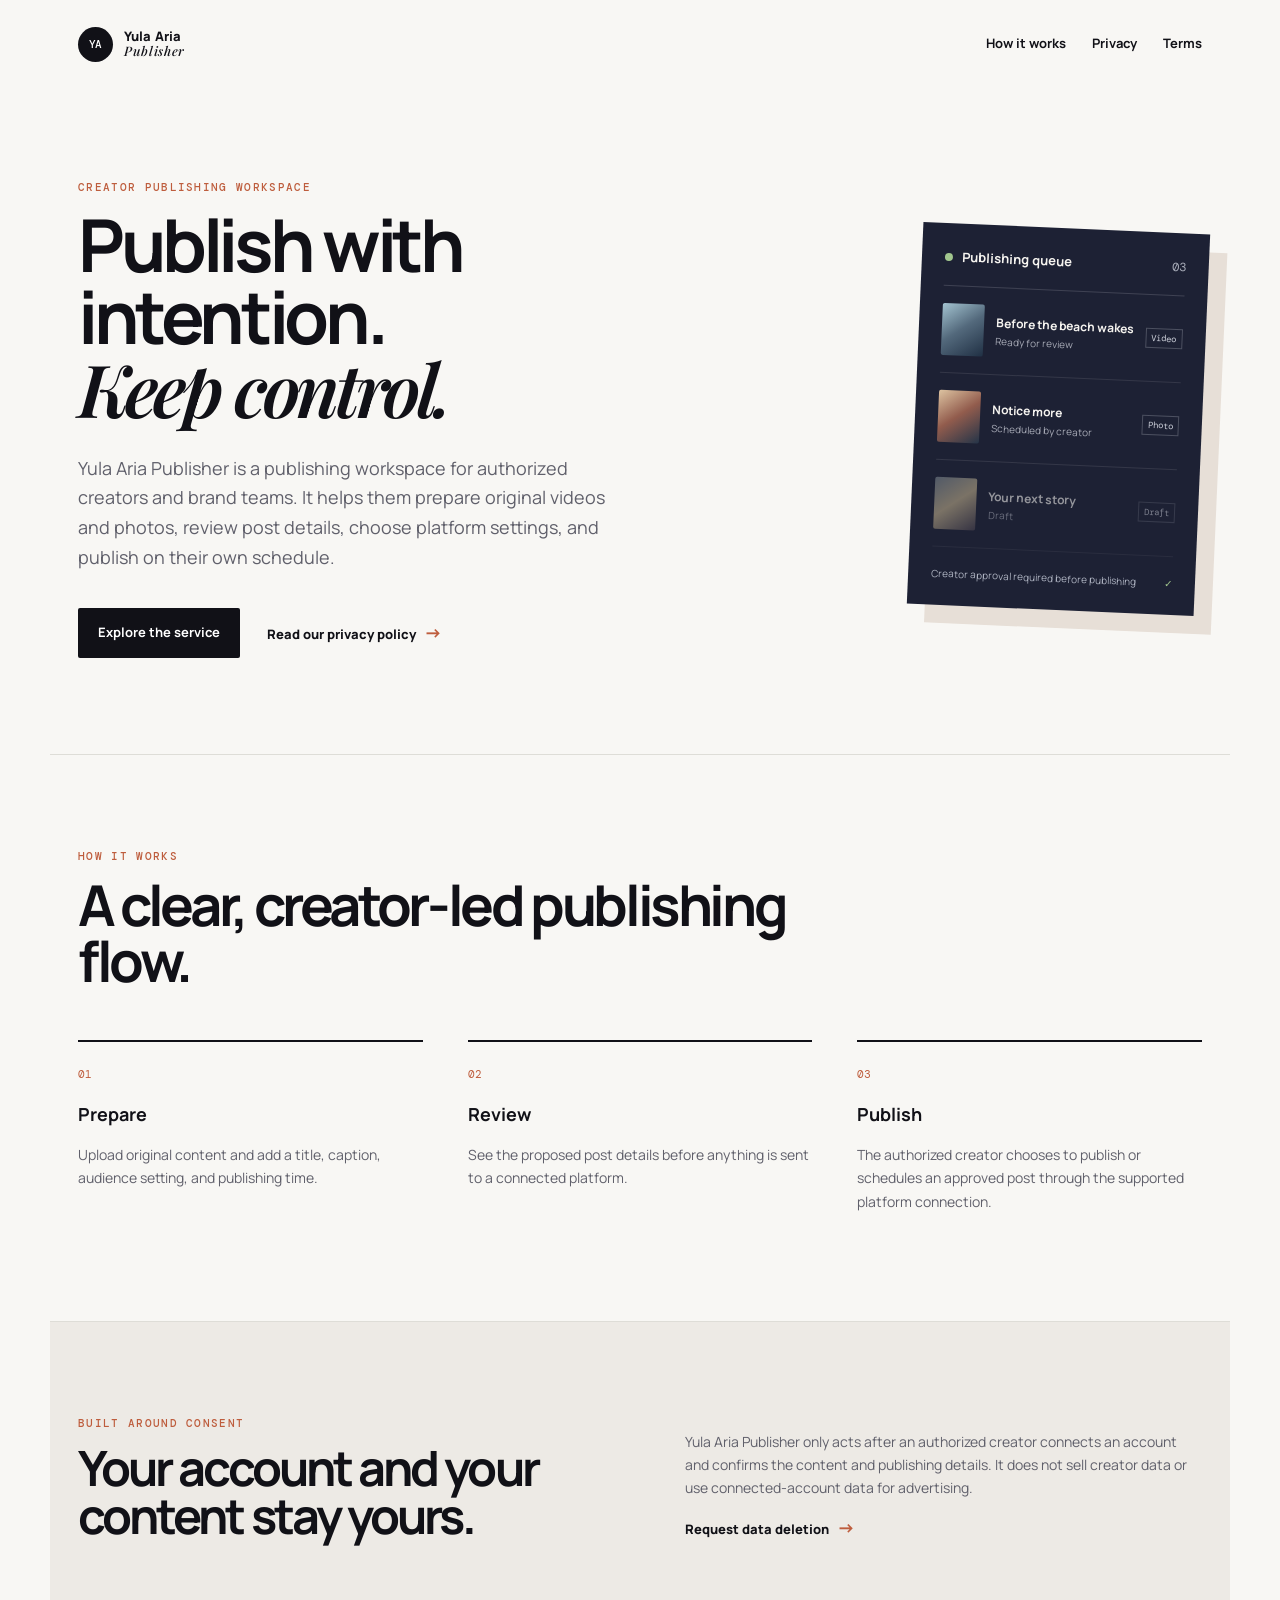
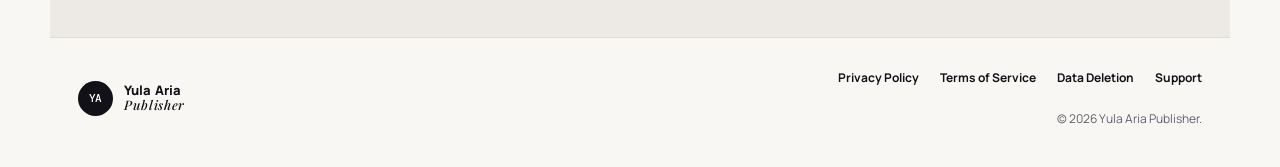
<file: index.html>
<!doctype html>
<html lang="en">
<head>
  <meta charset="utf-8">
  <meta name="viewport" content="width=device-width, initial-scale=1">
  <meta name="description" content="Yula Aria Publisher helps authorized creators prepare, schedule, and publish original content with clear review controls.">
  <meta name="theme-color" content="#101116">
  <title>Yula Aria Publisher</title>
  <link rel="stylesheet" href="styles.css">
</head>
<body>
  <header class="site-header"><a class="brand" href="./" aria-label="Yula Aria Publisher home"><span class="brand-mark">YA</span><span>Yula Aria<br><em>Publisher</em></span></a><nav aria-label="Primary"><a href="#how-it-works">How it works</a><a href="privacy.html">Privacy</a><a href="terms.html">Terms</a></nav></header>
  <main>
    <section class="hero"><div><p class="eyebrow">Creator publishing workspace</p><h1>Publish with intention.<br><i>Keep control.</i></h1><p class="lede">Yula Aria Publisher is a publishing workspace for authorized creators and brand teams. It helps them prepare original videos and photos, review post details, choose platform settings, and publish on their own schedule.</p><div class="actions"><a class="button" href="#how-it-works">Explore the service</a><a class="text-link" href="privacy.html">Read our privacy policy <span aria-hidden="true">→</span></a></div></div><div class="hero-card" aria-label="Illustration of the publishing workflow"><div class="card-top"><span class="status-dot"></span><span>Publishing queue</span><span class="count">03</span></div><div class="post"><span class="thumb one"></span><div><strong>Before the beach wakes</strong><small>Ready for review</small></div><span class="pill">Video</span></div><div class="post"><span class="thumb two"></span><div><strong>Notice more</strong><small>Scheduled by creator</small></div><span class="pill">Photo</span></div><div class="post muted"><span class="thumb three"></span><div><strong>Your next story</strong><small>Draft</small></div><span class="pill">Draft</span></div><div class="card-foot">Creator approval required before publishing <span>✓</span></div></div></section>
    <section id="how-it-works" class="section"><p class="eyebrow">How it works</p><h2>A clear, creator-led publishing flow.</h2><div class="steps"><article><span>01</span><h3>Prepare</h3><p>Upload original content and add a title, caption, audience setting, and publishing time.</p></article><article><span>02</span><h3>Review</h3><p>See the proposed post details before anything is sent to a connected platform.</p></article><article><span>03</span><h3>Publish</h3><p>The authorized creator chooses to publish or schedules an approved post through the supported platform connection.</p></article></div></section>
    <section class="section alt"><div><p class="eyebrow">Built around consent</p><h2>Your account and your content stay yours.</h2></div><div class="copy"><p>Yula Aria Publisher only acts after an authorized creator connects an account and confirms the content and publishing details. It does not sell creator data or use connected-account data for advertising.</p><a class="text-link" href="data-deletion.html">Request data deletion <span aria-hidden="true">→</span></a></div></section>
  </main>
  <footer><div class="brand footer-brand"><span class="brand-mark">YA</span><span>Yula Aria<br><em>Publisher</em></span></div><div class="footer-links"><a href="privacy.html">Privacy Policy</a><a href="terms.html">Terms of Service</a><a href="data-deletion.html">Data Deletion</a><a href="https://github.com/3r0xi/yulaaria/issues" target="_blank" rel="noreferrer">Support</a></div><p>© <span id="year"></span> Yula Aria Publisher.</p></footer>
  <script>document.getElementById('year').textContent = new Date().getFullYear();</script>
</body>
</html>
</file>
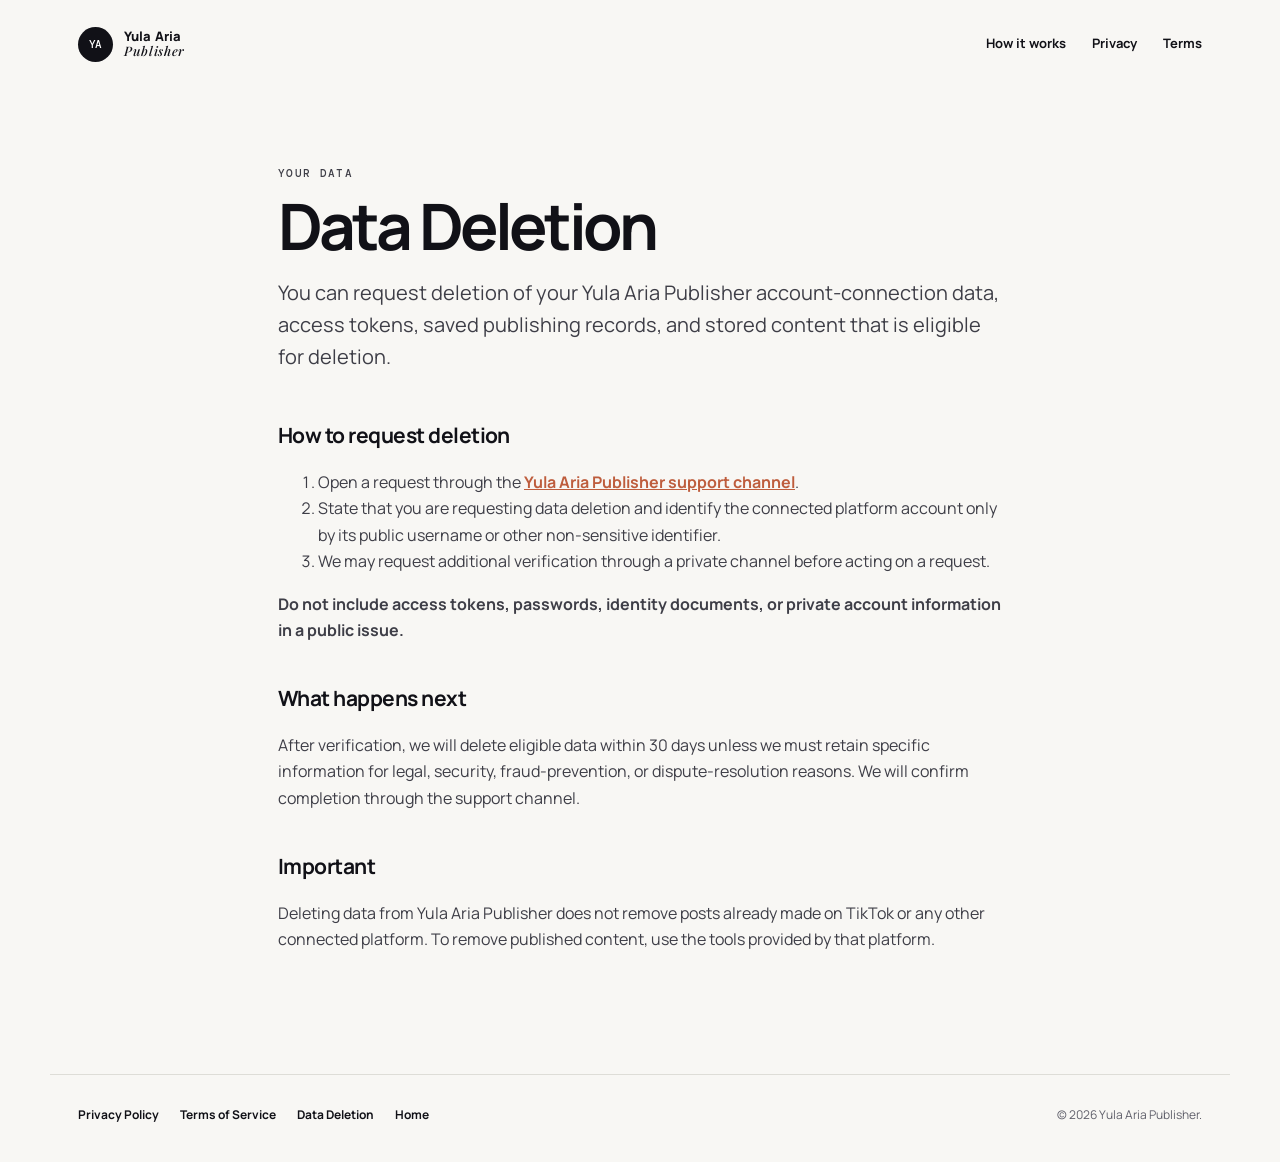
<file: data-deletion.html>
<!doctype html>
<html lang="en"><head><meta charset="utf-8"><meta name="viewport" content="width=device-width, initial-scale=1"><meta name="description" content="How to request deletion of Yula Aria Publisher data."><title>Data Deletion — Yula Aria Publisher</title><link rel="stylesheet" href="styles.css"></head>
<body><header class="site-header"><a class="brand" href="./"><span class="brand-mark">YA</span><span>Yula Aria<br><em>Publisher</em></span></a><nav aria-label="Primary"><a href="index.html#how-it-works">How it works</a><a href="privacy.html">Privacy</a><a href="terms.html">Terms</a></nav></header><main class="legal"><p class="eyebrow">Your data</p><h1>Data Deletion</h1><p class="intro">You can request deletion of your Yula Aria Publisher account-connection data, access tokens, saved publishing records, and stored content that is eligible for deletion.</p><h2>How to request deletion</h2><ol><li>Open a request through the <a href="https://github.com/3r0xi/yulaaria/issues" target="_blank" rel="noreferrer">Yula Aria Publisher support channel</a>.</li><li>State that you are requesting data deletion and identify the connected platform account only by its public username or other non-sensitive identifier.</li><li>We may request additional verification through a private channel before acting on a request.</li></ol><p><strong>Do not include access tokens, passwords, identity documents, or private account information in a public issue.</strong></p><h2>What happens next</h2><p>After verification, we will delete eligible data within 30 days unless we must retain specific information for legal, security, fraud-prevention, or dispute-resolution reasons. We will confirm completion through the support channel.</p><h2>Important</h2><p>Deleting data from Yula Aria Publisher does not remove posts already made on TikTok or any other connected platform. To remove published content, use the tools provided by that platform.</p></main><footer><div class="footer-links"><a href="privacy.html">Privacy Policy</a><a href="terms.html">Terms of Service</a><a href="data-deletion.html">Data Deletion</a><a href="index.html">Home</a></div><p>© 2026 Yula Aria Publisher.</p></footer></body></html>
</file>
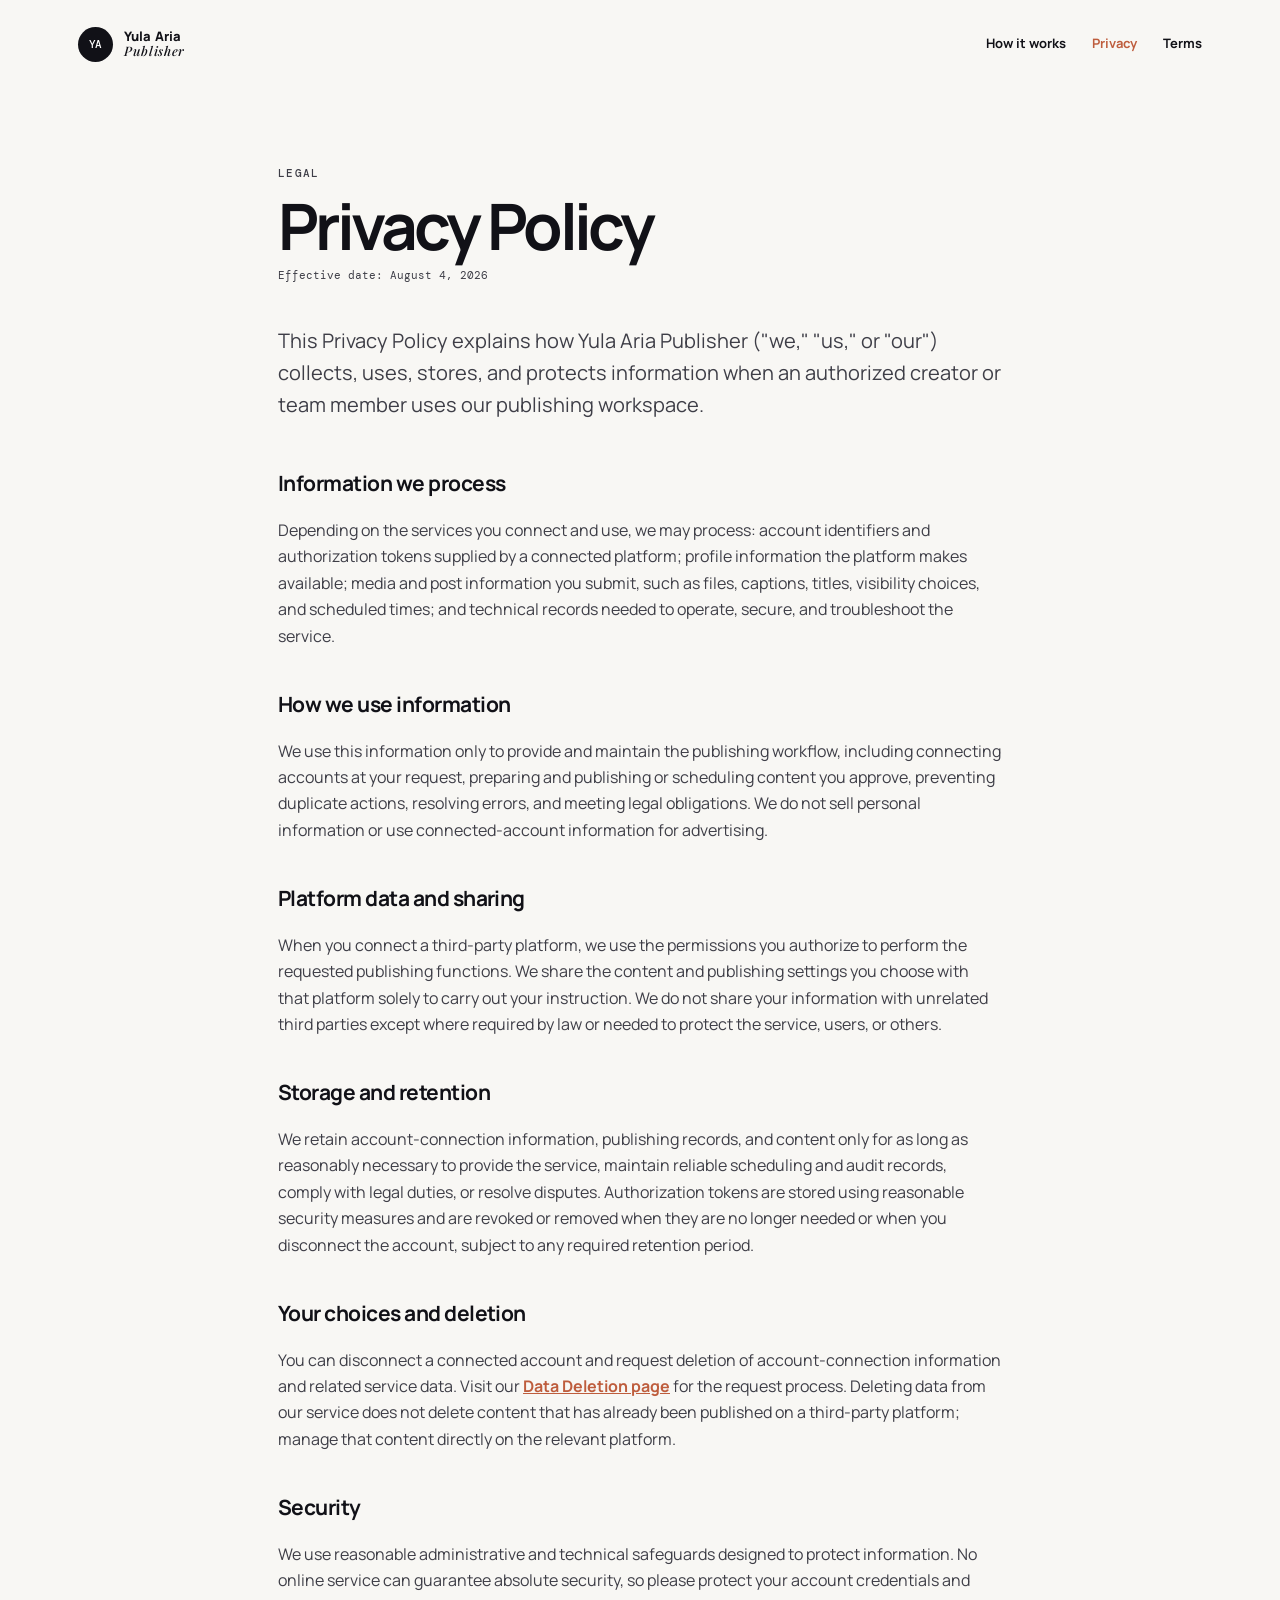
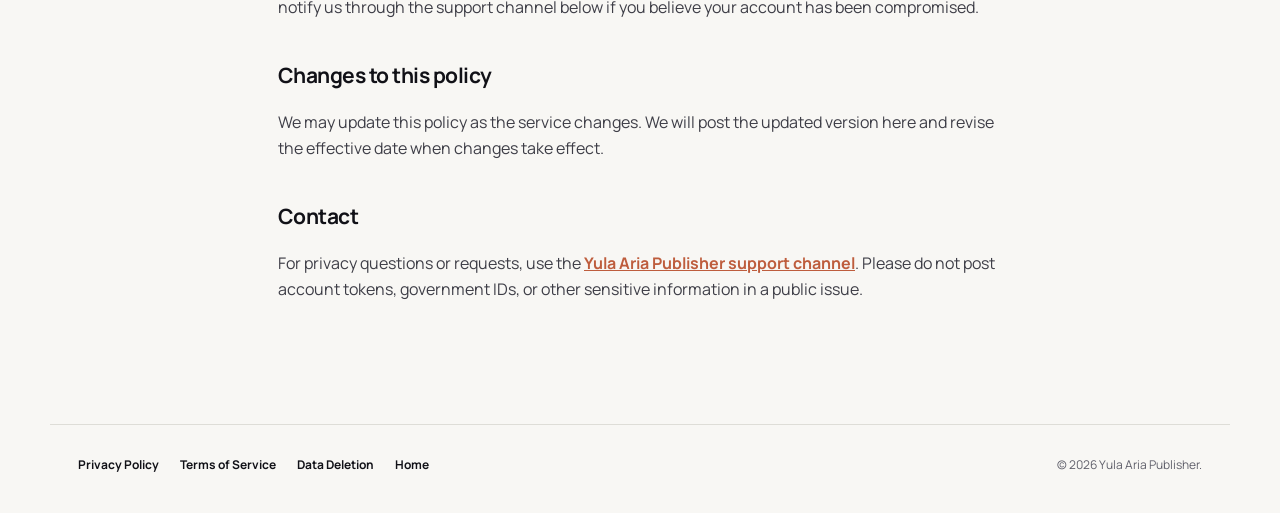
<file: privacy.html>
<!doctype html>
<html lang="en"><head><meta charset="utf-8"><meta name="viewport" content="width=device-width, initial-scale=1"><meta name="description" content="Privacy Policy for Yula Aria Publisher."><title>Privacy Policy — Yula Aria Publisher</title><link rel="stylesheet" href="styles.css"></head>
<body><header class="site-header"><a class="brand" href="./"><span class="brand-mark">YA</span><span>Yula Aria<br><em>Publisher</em></span></a><nav aria-label="Primary"><a href="index.html#how-it-works">How it works</a><a href="privacy.html" aria-current="page">Privacy</a><a href="terms.html">Terms</a></nav></header><main class="legal"><p class="eyebrow">Legal</p><h1>Privacy Policy</h1><p class="effective">Effective date: August 4, 2026</p><p class="intro">This Privacy Policy explains how Yula Aria Publisher ("we," "us," or "our") collects, uses, stores, and protects information when an authorized creator or team member uses our publishing workspace.</p>
<h2>Information we process</h2><p>Depending on the services you connect and use, we may process: account identifiers and authorization tokens supplied by a connected platform; profile information the platform makes available; media and post information you submit, such as files, captions, titles, visibility choices, and scheduled times; and technical records needed to operate, secure, and troubleshoot the service.</p>
<h2>How we use information</h2><p>We use this information only to provide and maintain the publishing workflow, including connecting accounts at your request, preparing and publishing or scheduling content you approve, preventing duplicate actions, resolving errors, and meeting legal obligations. We do not sell personal information or use connected-account information for advertising.</p>
<h2>Platform data and sharing</h2><p>When you connect a third-party platform, we use the permissions you authorize to perform the requested publishing functions. We share the content and publishing settings you choose with that platform solely to carry out your instruction. We do not share your information with unrelated third parties except where required by law or needed to protect the service, users, or others.</p>
<h2>Storage and retention</h2><p>We retain account-connection information, publishing records, and content only for as long as reasonably necessary to provide the service, maintain reliable scheduling and audit records, comply with legal duties, or resolve disputes. Authorization tokens are stored using reasonable security measures and are revoked or removed when they are no longer needed or when you disconnect the account, subject to any required retention period.</p>
<h2>Your choices and deletion</h2><p>You can disconnect a connected account and request deletion of account-connection information and related service data. Visit our <a href="data-deletion.html">Data Deletion page</a> for the request process. Deleting data from our service does not delete content that has already been published on a third-party platform; manage that content directly on the relevant platform.</p>
<h2>Security</h2><p>We use reasonable administrative and technical safeguards designed to protect information. No online service can guarantee absolute security, so please protect your account credentials and notify us through the support channel below if you believe your account has been compromised.</p>
<h2>Changes to this policy</h2><p>We may update this policy as the service changes. We will post the updated version here and revise the effective date when changes take effect.</p>
<h2>Contact</h2><p>For privacy questions or requests, use the <a href="https://github.com/3r0xi/yulaaria/issues" target="_blank" rel="noreferrer">Yula Aria Publisher support channel</a>. Please do not post account tokens, government IDs, or other sensitive information in a public issue.</p></main><footer><div class="footer-links"><a href="privacy.html">Privacy Policy</a><a href="terms.html">Terms of Service</a><a href="data-deletion.html">Data Deletion</a><a href="index.html">Home</a></div><p>© 2026 Yula Aria Publisher.</p></footer></body></html>
</file>
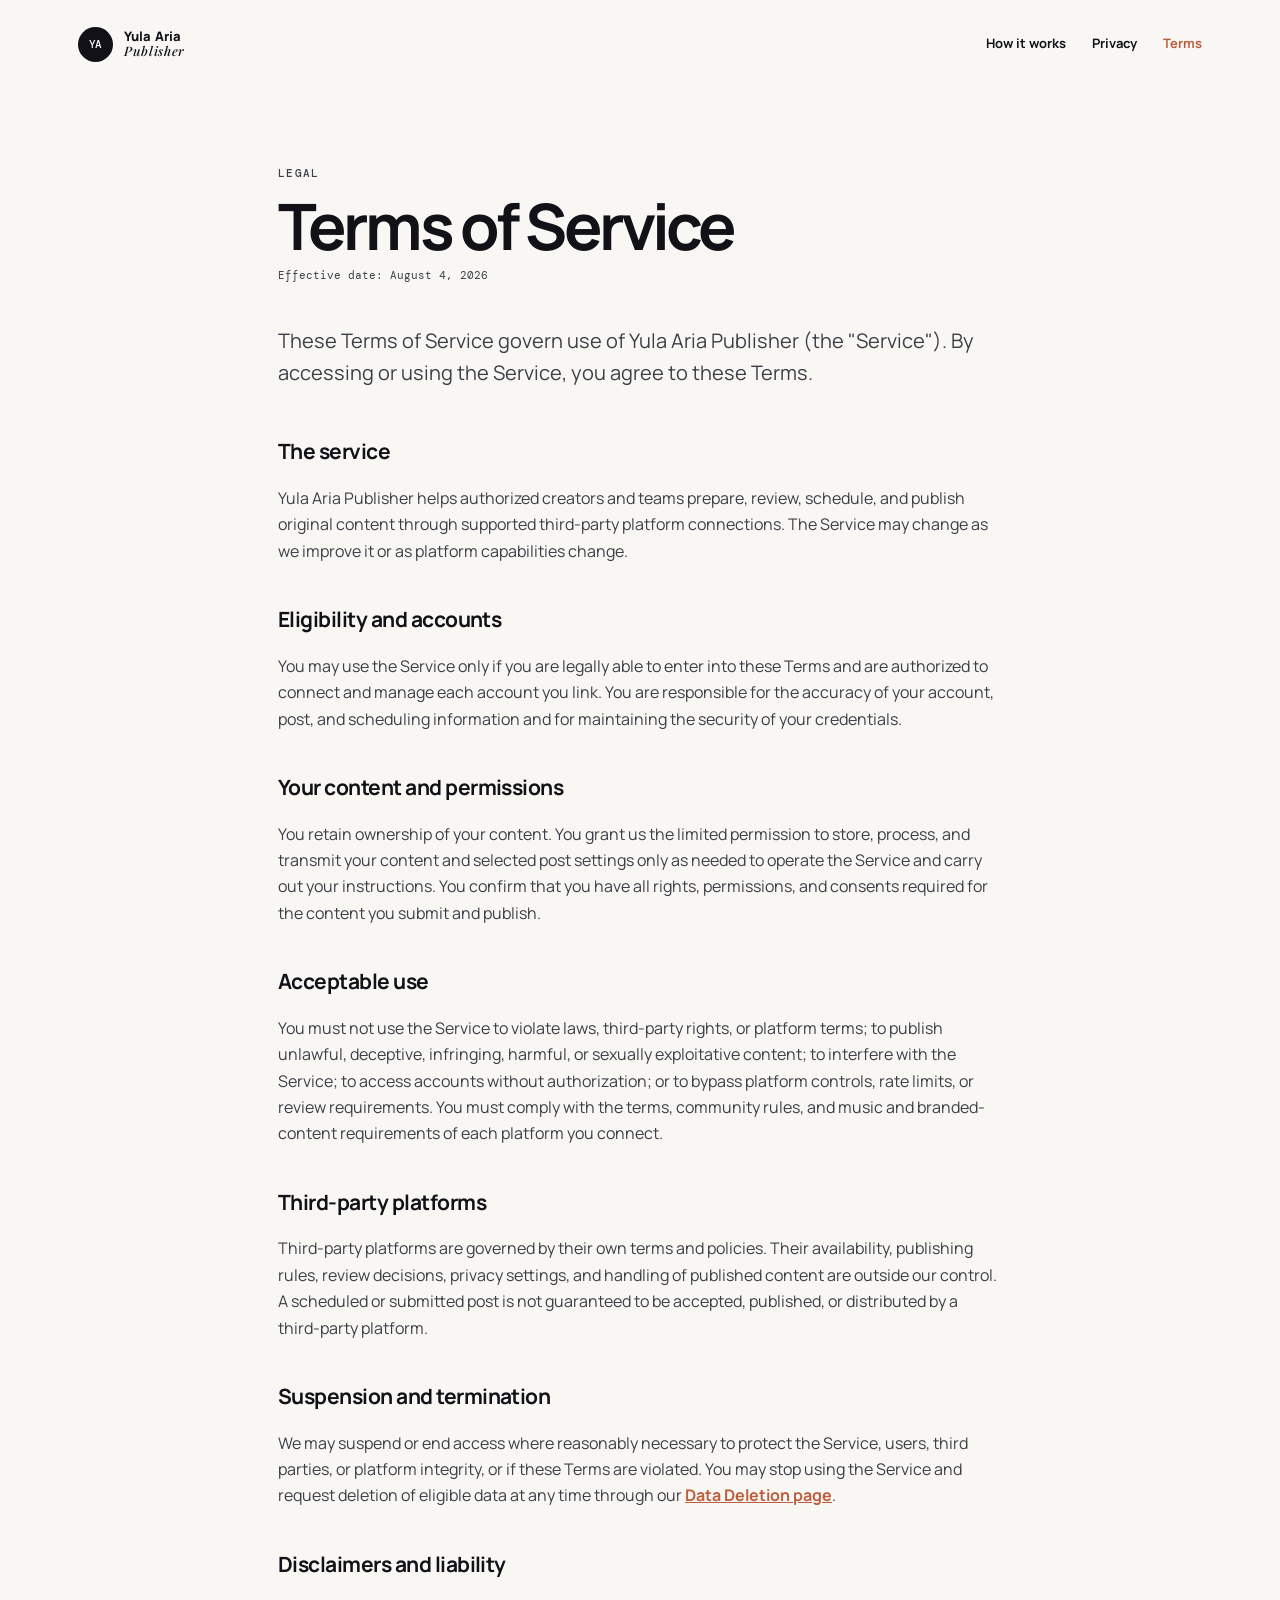
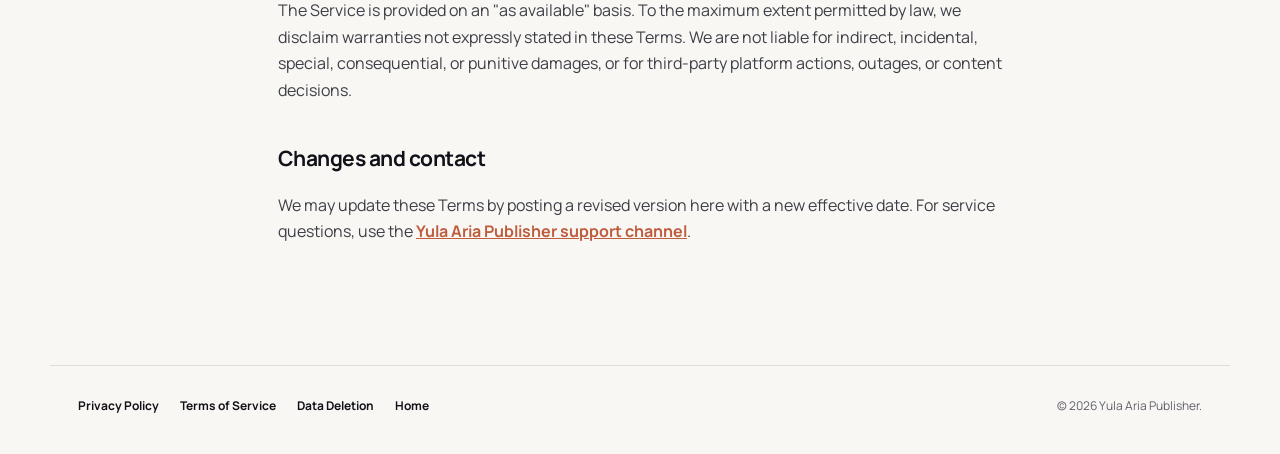
<file: terms.html>
<!doctype html>
<html lang="en"><head><meta charset="utf-8"><meta name="viewport" content="width=device-width, initial-scale=1"><meta name="description" content="Terms of Service for Yula Aria Publisher."><title>Terms of Service — Yula Aria Publisher</title><link rel="stylesheet" href="styles.css"></head>
<body><header class="site-header"><a class="brand" href="./"><span class="brand-mark">YA</span><span>Yula Aria<br><em>Publisher</em></span></a><nav aria-label="Primary"><a href="index.html#how-it-works">How it works</a><a href="privacy.html">Privacy</a><a href="terms.html" aria-current="page">Terms</a></nav></header><main class="legal"><p class="eyebrow">Legal</p><h1>Terms of Service</h1><p class="effective">Effective date: August 4, 2026</p><p class="intro">These Terms of Service govern use of Yula Aria Publisher (the "Service"). By accessing or using the Service, you agree to these Terms.</p>
<h2>The service</h2><p>Yula Aria Publisher helps authorized creators and teams prepare, review, schedule, and publish original content through supported third-party platform connections. The Service may change as we improve it or as platform capabilities change.</p>
<h2>Eligibility and accounts</h2><p>You may use the Service only if you are legally able to enter into these Terms and are authorized to connect and manage each account you link. You are responsible for the accuracy of your account, post, and scheduling information and for maintaining the security of your credentials.</p>
<h2>Your content and permissions</h2><p>You retain ownership of your content. You grant us the limited permission to store, process, and transmit your content and selected post settings only as needed to operate the Service and carry out your instructions. You confirm that you have all rights, permissions, and consents required for the content you submit and publish.</p>
<h2>Acceptable use</h2><p>You must not use the Service to violate laws, third-party rights, or platform terms; to publish unlawful, deceptive, infringing, harmful, or sexually exploitative content; to interfere with the Service; to access accounts without authorization; or to bypass platform controls, rate limits, or review requirements. You must comply with the terms, community rules, and music and branded-content requirements of each platform you connect.</p>
<h2>Third-party platforms</h2><p>Third-party platforms are governed by their own terms and policies. Their availability, publishing rules, review decisions, privacy settings, and handling of published content are outside our control. A scheduled or submitted post is not guaranteed to be accepted, published, or distributed by a third-party platform.</p>
<h2>Suspension and termination</h2><p>We may suspend or end access where reasonably necessary to protect the Service, users, third parties, or platform integrity, or if these Terms are violated. You may stop using the Service and request deletion of eligible data at any time through our <a href="data-deletion.html">Data Deletion page</a>.</p>
<h2>Disclaimers and liability</h2><p>The Service is provided on an "as available" basis. To the maximum extent permitted by law, we disclaim warranties not expressly stated in these Terms. We are not liable for indirect, incidental, special, consequential, or punitive damages, or for third-party platform actions, outages, or content decisions.</p>
<h2>Changes and contact</h2><p>We may update these Terms by posting a revised version here with a new effective date. For service questions, use the <a href="https://github.com/3r0xi/yulaaria/issues" target="_blank" rel="noreferrer">Yula Aria Publisher support channel</a>.</p></main><footer><div class="footer-links"><a href="privacy.html">Privacy Policy</a><a href="terms.html">Terms of Service</a><a href="data-deletion.html">Data Deletion</a><a href="index.html">Home</a></div><p>© 2026 Yula Aria Publisher.</p></footer></body></html>
</file>
<file: styles.css>
@import url('https://fonts.googleapis.com/css2?family=DM+Mono:wght@400;500&family=Manrope:wght@400;500;600;700;800&family=Playfair+Display:ital,wght@0,600;0,700;1,600;1,700&display=swap');
:root{--ink:#111117;--muted:#60606b;--paper:#f8f7f4;--line:#deddd7;--accent:#be5d3d;--deep:#1d2134}*{box-sizing:border-box}html{scroll-behavior:smooth}body{margin:0;background:var(--paper);color:var(--ink);font:16px/1.65 Manrope,Arial,sans-serif}a{color:inherit}.site-header,main,footer{max-width:1180px;margin:auto}.site-header{min-height:88px;display:flex;align-items:center;justify-content:space-between;padding:18px 28px}.brand{display:inline-flex;align-items:center;gap:11px;text-decoration:none;font-size:13px;font-weight:800;line-height:1.04;letter-spacing:.01em}.brand em{font-weight:500;font-family:Playfair Display,serif;letter-spacing:.05em}.brand-mark{display:grid;place-items:center;width:35px;height:35px;border-radius:50%;background:var(--ink);color:white;font:500 11px DM Mono,monospace;letter-spacing:-.09em}nav{display:flex;gap:26px;font-size:13px;font-weight:700}nav a{text-decoration:none}nav a:hover,nav a[aria-current=page]{color:var(--accent)}.hero{min-height:590px;padding:92px 28px 96px;display:grid;grid-template-columns:1.1fr .9fr;gap:80px;align-items:center}.eyebrow{margin:0 0 14px;color:var(--accent);font:500 11px DM Mono,monospace;letter-spacing:.12em;text-transform:uppercase}.hero h1,.section h2,.legal h1{font-size:clamp(42px,5.7vw,76px);line-height:.99;letter-spacing:-.06em;margin:0 0 27px;font-weight:700}.hero h1 i{font-family:Playfair Display,serif;font-weight:600}.lede{max-width:560px;color:var(--muted);font-size:18px;line-height:1.65}.actions{display:flex;align-items:center;gap:27px;margin-top:36px}.button{background:var(--ink);color:#fff;padding:14px 20px;text-decoration:none;border-radius:2px;font-weight:700;font-size:13px}.text-link{font-size:13px;font-weight:800;text-decoration:none}.text-link span{color:var(--accent);font-size:18px;margin-left:5px}.hero-card{background:var(--deep);color:#f5f3ef;padding:23px;box-shadow:18px 18px 0 #e7dfd7;transform:rotate(2.5deg);max-width:460px;margin-left:auto}.card-top{display:flex;align-items:center;gap:9px;border-bottom:1px solid #3f4253;padding-bottom:18px;font-size:13px;font-weight:700}.status-dot{width:8px;height:8px;border-radius:50%;background:#a1c68e}.count{margin-left:auto;font:12px DM Mono,monospace;color:#aaaeba}.post{display:flex;align-items:center;gap:12px;padding:17px 0;border-bottom:1px solid #343748}.thumb{width:42px;height:52px;border-radius:2px;flex:none}.one{background:linear-gradient(145deg,#a4c4d1,#53697c 48%,#203044)}.two{background:linear-gradient(145deg,#ddc3a1,#925c4d 48%,#243448)}.three{background:linear-gradient(145deg,#7d8993,#c8b68f 48%,#4b4450)}.post strong,.post small{display:block}.post strong{font-size:12px}.post small{font-size:10px;color:#a6a9b5}.pill{margin-left:auto;color:#cbced8;font:9px DM Mono,monospace;border:1px solid #4c5060;padding:3px 5px}.muted{opacity:.55}.card-foot{padding-top:18px;color:#aeb3c1;font-size:10px}.card-foot span{float:right;color:#a1c68e}.section{padding:94px 28px;border-top:1px solid var(--line)}.section h2{font-size:clamp(34px,4.4vw,57px);max-width:710px}.steps{display:grid;grid-template-columns:repeat(3,1fr);gap:45px;margin-top:52px}.steps article{border-top:2px solid var(--ink);padding-top:17px}.steps span{font:11px DM Mono,monospace;color:var(--accent)}.steps h3{margin:14px 0 7px;font-size:18px}.steps p,.copy p{color:var(--muted);font-size:14px}.alt{display:grid;grid-template-columns:1fr 1fr;gap:90px;background:#edeae5}.alt h2{font-size:clamp(32px,3.8vw,49px);margin:0}.copy{align-self:end}.legal{max-width:780px;padding:78px 28px 105px}.legal h1{font-size:clamp(45px,5vw,66px);margin-bottom:8px}.effective{color:var(--muted);font:11px DM Mono,monospace;margin-bottom:43px}.intro{font-size:20px;line-height:1.6;margin-bottom:45px}.legal h2{font-size:21px;margin:38px 0 9px;letter-spacing:-.025em}.legal p,.legal li{color:#3e3e47}.legal a{color:var(--accent);font-weight:700}footer{border-top:1px solid var(--line);padding:30px 28px 38px;display:grid;grid-template-columns:1fr auto;gap:22px;align-items:center;font-size:12px}.footer-links{display:flex;gap:21px}.footer-links a{text-decoration:none;font-weight:700}.footer-links a:hover{color:var(--accent)}footer p{color:var(--muted);grid-column:2;margin:0;text-align:right}.footer-brand{grid-row:span 2}@media(max-width:720px){.site-header{padding:16px 20px}.site-header nav{gap:14px;font-size:11px}.hero{grid-template-columns:1fr;padding:65px 20px 80px;gap:58px}.hero-card{margin:0;max-width:100%;transform:none}.section,.legal{padding-left:20px;padding-right:20px}.steps,.alt{grid-template-columns:1fr;gap:28px}.alt{gap:28px}footer{padding-left:20px;padding-right:20px;grid-template-columns:1fr}.footer-links{flex-wrap:wrap;gap:12px 18px}.footer-brand{grid-row:auto}footer p{grid-column:auto;text-align:left}.actions{flex-wrap:wrap;gap:17px}.legal{padding-top:55px}}
</file>
